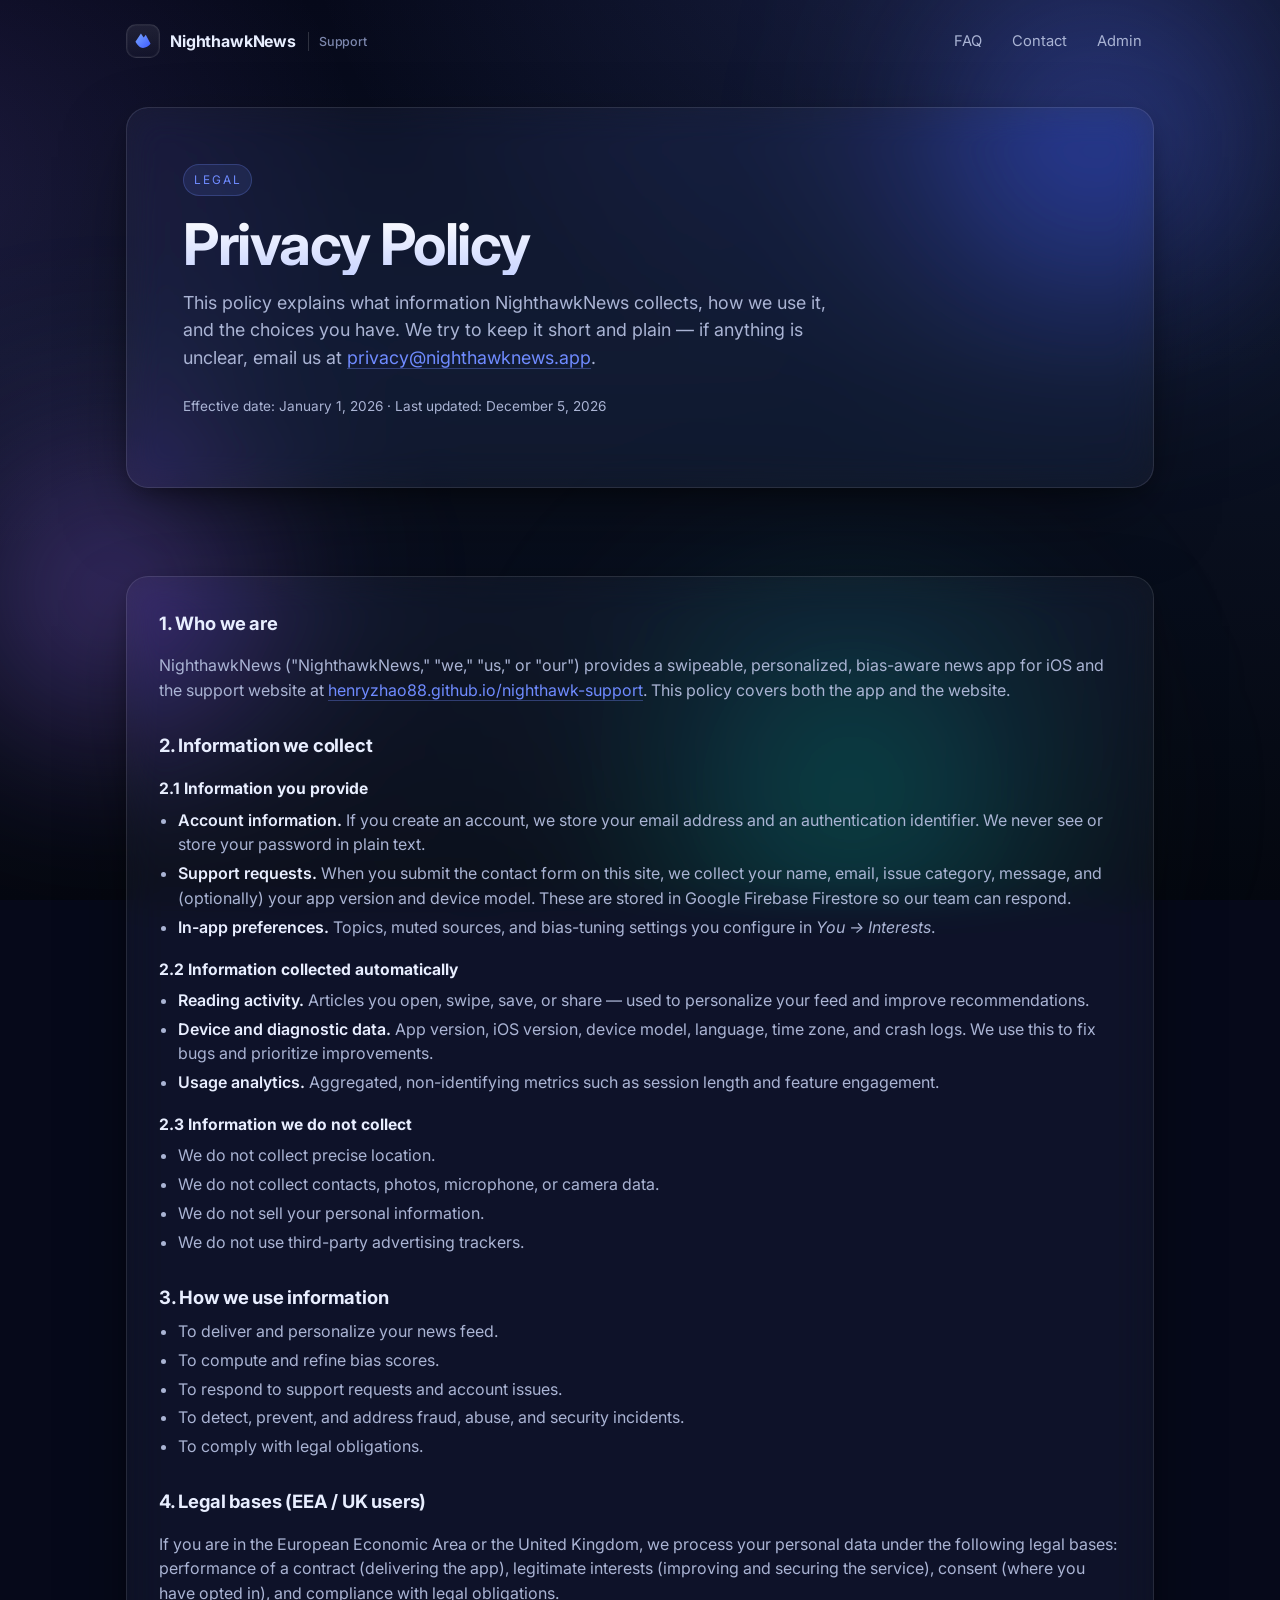
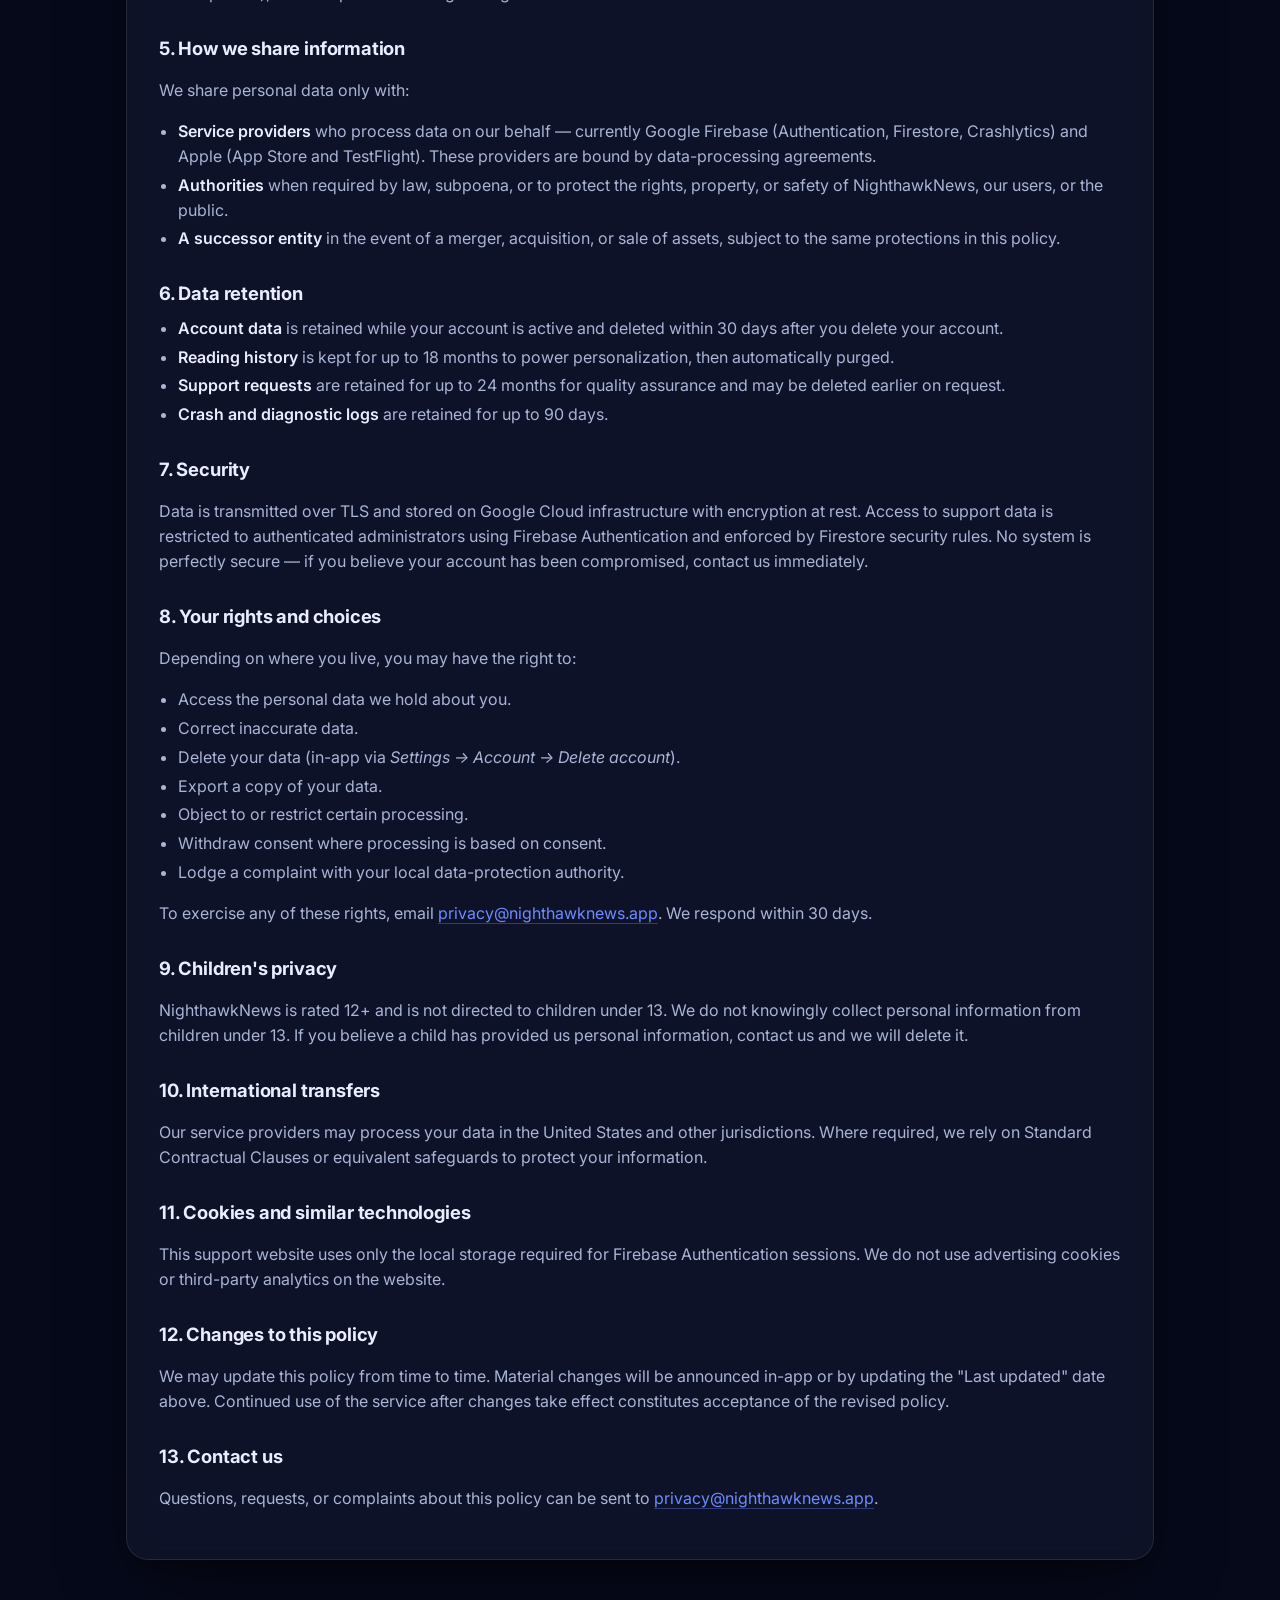
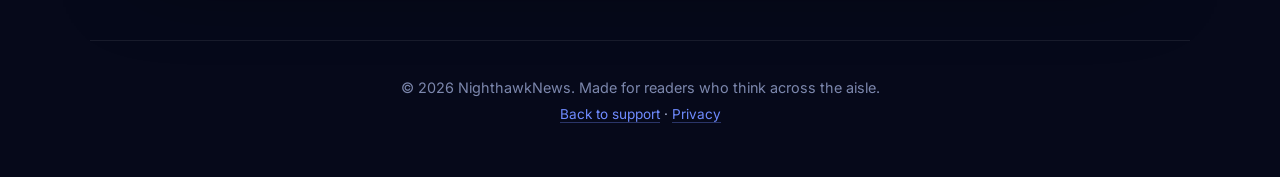
<file: privacy-policy/index.html>
<!doctype html>
<html lang="en">
  <head>
    <meta charset="utf-8" />
    <meta name="viewport" content="width=device-width, initial-scale=1, viewport-fit=cover" />
    <meta name="theme-color" content="#0b1224" />
    <title>Privacy Policy — NighthawkNews</title>
    <meta
      name="description"
      content="Privacy policy for the NighthawkNews iOS app and support website."
    />
    <link rel="preconnect" href="https://fonts.googleapis.com" />
    <link rel="preconnect" href="https://fonts.gstatic.com" crossorigin />
    <link
      href="https://fonts.googleapis.com/css2?family=Inter:wght@400;500;600;700;800&display=swap"
      rel="stylesheet"
    />
    <link rel="stylesheet" href="../styles.css" />
  </head>
  <body>
    <div class="bg-aurora" aria-hidden="true">
      <span class="aurora aurora-1"></span>
      <span class="aurora aurora-2"></span>
      <span class="aurora aurora-3"></span>
    </div>

    <header class="site-header">
      <a href="../" class="brand" aria-label="NighthawkNews home">
        <span class="brand-mark" aria-hidden="true">
          <svg viewBox="0 0 32 32" width="22" height="22">
            <defs>
              <linearGradient id="g" x1="0" x2="1" y1="0" y2="1">
                <stop offset="0" stop-color="#7aa7ff" />
                <stop offset="1" stop-color="#3d5afe" />
              </linearGradient>
            </defs>
            <path
              fill="url(#g)"
              d="M5 17l8-12 4 6 3-4 7 13c-3 4-7 6-11 6S8 22 5 17z"
            />
          </svg>
        </span>
        <span class="brand-name">NighthawkNews</span>
        <span class="brand-tag">Support</span>
      </a>
      <nav class="site-nav">
        <a href="../#faq">FAQ</a>
        <a href="../#contact">Contact</a>
        <a href="../#admin">Admin</a>
      </nav>
    </header>

    <main id="top">
      <section class="hero">
        <div class="hero-inner glass">
          <span class="eyebrow">Legal</span>
          <h1>Privacy Policy</h1>
          <p class="lede">
            This policy explains what information NighthawkNews collects, how we use it, and
            the choices you have. We try to keep it short and plain — if anything is unclear,
            email us at <a class="link" href="mailto:privacy@nighthawknews.app">privacy@nighthawknews.app</a>.
          </p>
          <p class="muted small">
            Effective date: <span id="effective-date">January 1, 2026</span> · Last updated:
            <span id="updated-date">—</span>
          </p>
        </div>
      </section>

      <section class="section">
        <article class="glass form-card legal">
          <h2>1. Who we are</h2>
          <p>
            NighthawkNews ("NighthawkNews," "we," "us," or "our") provides a swipeable,
            personalized, bias-aware news app for iOS and the support website at
            <a class="link" href="https://henryzhao88.github.io/nighthawk-support">
              henryzhao88.github.io/nighthawk-support</a
            >. This policy covers both the app and the website.
          </p>

          <h2>2. Information we collect</h2>

          <h3>2.1 Information you provide</h3>
          <ul>
            <li>
              <strong>Account information.</strong> If you create an account, we store your
              email address and an authentication identifier. We never see or store your
              password in plain text.
            </li>
            <li>
              <strong>Support requests.</strong> When you submit the contact form on this
              site, we collect your name, email, issue category, message, and (optionally)
              your app version and device model. These are stored in Google Firebase
              Firestore so our team can respond.
            </li>
            <li>
              <strong>In-app preferences.</strong> Topics, muted sources, and bias-tuning
              settings you configure in <em>You → Interests</em>.
            </li>
          </ul>

          <h3>2.2 Information collected automatically</h3>
          <ul>
            <li>
              <strong>Reading activity.</strong> Articles you open, swipe, save, or share —
              used to personalize your feed and improve recommendations.
            </li>
            <li>
              <strong>Device and diagnostic data.</strong> App version, iOS version, device
              model, language, time zone, and crash logs. We use this to fix bugs and
              prioritize improvements.
            </li>
            <li>
              <strong>Usage analytics.</strong> Aggregated, non-identifying metrics such as
              session length and feature engagement.
            </li>
          </ul>

          <h3>2.3 Information we do not collect</h3>
          <ul>
            <li>We do not collect precise location.</li>
            <li>We do not collect contacts, photos, microphone, or camera data.</li>
            <li>We do not sell your personal information.</li>
            <li>We do not use third-party advertising trackers.</li>
          </ul>

          <h2>3. How we use information</h2>
          <ul>
            <li>To deliver and personalize your news feed.</li>
            <li>To compute and refine bias scores.</li>
            <li>To respond to support requests and account issues.</li>
            <li>To detect, prevent, and address fraud, abuse, and security incidents.</li>
            <li>To comply with legal obligations.</li>
          </ul>

          <h2>4. Legal bases (EEA / UK users)</h2>
          <p>
            If you are in the European Economic Area or the United Kingdom, we process your
            personal data under the following legal bases: performance of a contract
            (delivering the app), legitimate interests (improving and securing the service),
            consent (where you have opted in), and compliance with legal obligations.
          </p>

          <h2>5. How we share information</h2>
          <p>We share personal data only with:</p>
          <ul>
            <li>
              <strong>Service providers</strong> who process data on our behalf — currently
              Google Firebase (Authentication, Firestore, Crashlytics) and Apple (App Store
              and TestFlight). These providers are bound by data-processing agreements.
            </li>
            <li>
              <strong>Authorities</strong> when required by law, subpoena, or to protect the
              rights, property, or safety of NighthawkNews, our users, or the public.
            </li>
            <li>
              <strong>A successor entity</strong> in the event of a merger, acquisition, or
              sale of assets, subject to the same protections in this policy.
            </li>
          </ul>

          <h2>6. Data retention</h2>
          <ul>
            <li>
              <strong>Account data</strong> is retained while your account is active and
              deleted within 30 days after you delete your account.
            </li>
            <li>
              <strong>Reading history</strong> is kept for up to 18 months to power
              personalization, then automatically purged.
            </li>
            <li>
              <strong>Support requests</strong> are retained for up to 24 months for quality
              assurance and may be deleted earlier on request.
            </li>
            <li>
              <strong>Crash and diagnostic logs</strong> are retained for up to 90 days.
            </li>
          </ul>

          <h2>7. Security</h2>
          <p>
            Data is transmitted over TLS and stored on Google Cloud infrastructure with
            encryption at rest. Access to support data is restricted to authenticated
            administrators using Firebase Authentication and enforced by Firestore security
            rules. No system is perfectly secure — if you believe your account has been
            compromised, contact us immediately.
          </p>

          <h2>8. Your rights and choices</h2>
          <p>Depending on where you live, you may have the right to:</p>
          <ul>
            <li>Access the personal data we hold about you.</li>
            <li>Correct inaccurate data.</li>
            <li>Delete your data (in-app via <em>Settings → Account → Delete account</em>).</li>
            <li>Export a copy of your data.</li>
            <li>Object to or restrict certain processing.</li>
            <li>Withdraw consent where processing is based on consent.</li>
            <li>Lodge a complaint with your local data-protection authority.</li>
          </ul>
          <p>
            To exercise any of these rights, email
            <a class="link" href="mailto:privacy@nighthawknews.app">privacy@nighthawknews.app</a>.
            We respond within 30 days.
          </p>

          <h2>9. Children's privacy</h2>
          <p>
            NighthawkNews is rated 12+ and is not directed to children under 13. We do not
            knowingly collect personal information from children under 13. If you believe a
            child has provided us personal information, contact us and we will delete it.
          </p>

          <h2>10. International transfers</h2>
          <p>
            Our service providers may process your data in the United States and other
            jurisdictions. Where required, we rely on Standard Contractual Clauses or
            equivalent safeguards to protect your information.
          </p>

          <h2>11. Cookies and similar technologies</h2>
          <p>
            This support website uses only the local storage required for Firebase
            Authentication sessions. We do not use advertising cookies or third-party
            analytics on the website.
          </p>

          <h2>12. Changes to this policy</h2>
          <p>
            We may update this policy from time to time. Material changes will be announced
            in-app or by updating the "Last updated" date above. Continued use of the service
            after changes take effect constitutes acceptance of the revised policy.
          </p>

          <h2>13. Contact us</h2>
          <p>
            Questions, requests, or complaints about this policy can be sent to
            <a class="link" href="mailto:privacy@nighthawknews.app">privacy@nighthawknews.app</a>.
          </p>
        </article>
      </section>
    </main>

    <footer class="site-footer">
      <p>© <span id="year"></span> NighthawkNews. Made for readers who think across the aisle.</p>
      <p class="small muted">
        <a class="link" href="../">Back to support</a> · <a class="link" href="./">Privacy</a>
      </p>
    </footer>

    <script>
      document.getElementById("year").textContent = new Date().getFullYear();
      document.getElementById("updated-date").textContent = new Date().toLocaleDateString(
        undefined,
        { year: "numeric", month: "long", day: "numeric" }
      );
    </script>
  </body>
</html>
</file>
<file: styles.css>
/* NighthawkNews Support — styles.css */

:root {
  --bg-0: #06091a;
  --bg-1: #0b1224;
  --bg-2: #0e1830;
  --ink: #e8eeff;
  --ink-dim: #aab4d4;
  --ink-mute: #7c87ad;
  --line: rgba(255, 255, 255, 0.08);
  --line-strong: rgba(255, 255, 255, 0.16);
  --accent: #6f8bff;
  --accent-2: #9b6bff;
  --accent-glow: rgba(111, 139, 255, 0.45);
  --danger: #ff6a7a;
  --success: #5be3a7;
  --warn: #ffc46b;
  --radius-lg: 22px;
  --radius-md: 14px;
  --radius-sm: 10px;
  --shadow-lg: 0 30px 80px -20px rgba(0, 0, 0, 0.55), 0 8px 24px -8px rgba(0, 0, 0, 0.45);
  --shadow-md: 0 12px 40px -12px rgba(0, 0, 0, 0.5);
  --glass-bg: rgba(255, 255, 255, 0.04);
  --glass-bg-strong: rgba(255, 255, 255, 0.07);
  --glass-border: rgba(255, 255, 255, 0.1);
  --maxw: 1100px;
}

* {
  box-sizing: border-box;
}

html,
body {
  margin: 0;
  padding: 0;
}

html {
  background: var(--bg-0);
  color-scheme: dark;
}

body {
  font-family: "Inter", system-ui, -apple-system, "Segoe UI", Roboto, Helvetica, Arial,
    sans-serif;
  color: var(--ink);
  background:
    radial-gradient(1200px 800px at 80% -10%, rgba(111, 139, 255, 0.18), transparent 60%),
    radial-gradient(900px 700px at -10% 20%, rgba(155, 107, 255, 0.14), transparent 55%),
    linear-gradient(180deg, var(--bg-0) 0%, var(--bg-1) 40%, #04070f 100%);
  background-attachment: fixed;
  min-height: 100dvh;
  overflow-x: hidden;
  -webkit-font-smoothing: antialiased;
  text-rendering: optimizeLegibility;
  line-height: 1.55;
}

/* --- Aurora background blobs --- */
.bg-aurora {
  position: fixed;
  inset: 0;
  z-index: 0;
  pointer-events: none;
  overflow: hidden;
}
.aurora {
  position: absolute;
  border-radius: 50%;
  filter: blur(90px);
  opacity: 0.55;
  mix-blend-mode: screen;
}
.aurora-1 {
  width: 520px;
  height: 520px;
  top: -120px;
  right: -80px;
  background: radial-gradient(circle, #4f6bff, transparent 60%);
}
.aurora-2 {
  width: 460px;
  height: 460px;
  top: 40%;
  left: -120px;
  background: radial-gradient(circle, #9b6bff, transparent 60%);
}
.aurora-3 {
  width: 600px;
  height: 600px;
  bottom: -200px;
  right: 10%;
  background: radial-gradient(circle, #2bd1c4, transparent 60%);
  opacity: 0.32;
}

/* --- Layout --- */
main,
.site-header,
.site-footer {
  position: relative;
  z-index: 1;
}

.site-header {
  max-width: var(--maxw);
  margin: 0 auto;
  padding: 22px clamp(18px, 4vw, 36px);
  display: flex;
  align-items: center;
  justify-content: space-between;
  gap: 20px;
}

.brand {
  display: inline-flex;
  align-items: center;
  gap: 10px;
  text-decoration: none;
  color: var(--ink);
  font-weight: 700;
  letter-spacing: -0.01em;
}
.brand-mark {
  display: inline-grid;
  place-items: center;
  width: 34px;
  height: 34px;
  border-radius: 10px;
  background: linear-gradient(180deg, rgba(255, 255, 255, 0.08), rgba(255, 255, 255, 0.02));
  border: 1px solid var(--glass-border);
  box-shadow: inset 0 0 0 1px rgba(255, 255, 255, 0.04);
}
.brand-name {
  font-size: 1rem;
}
.brand-tag {
  font-size: 0.78rem;
  font-weight: 500;
  color: var(--ink-mute);
  border-left: 1px solid var(--line-strong);
  padding-left: 10px;
  margin-left: 2px;
}

.site-nav {
  display: flex;
  gap: 6px;
}
.site-nav a {
  color: var(--ink-dim);
  text-decoration: none;
  padding: 8px 12px;
  border-radius: 999px;
  font-size: 0.92rem;
  transition: color 0.15s ease, background 0.15s ease;
}
.site-nav a:hover {
  color: var(--ink);
  background: rgba(255, 255, 255, 0.05);
}

/* --- Hero --- */
.hero {
  max-width: var(--maxw);
  margin: 24px auto 0;
  padding: 0 clamp(18px, 4vw, 36px);
}
.hero-inner {
  padding: clamp(28px, 5vw, 56px);
  border-radius: var(--radius-lg);
  position: relative;
  overflow: hidden;
}
.hero-inner::after {
  content: "";
  position: absolute;
  inset: -1px;
  border-radius: inherit;
  pointer-events: none;
  background: linear-gradient(120deg, rgba(111, 139, 255, 0.25), transparent 35%, transparent 65%, rgba(155, 107, 255, 0.2));
  -webkit-mask:
    linear-gradient(#000 0 0) content-box,
    linear-gradient(#000 0 0);
  -webkit-mask-composite: xor;
          mask-composite: exclude;
  padding: 1px;
}

.eyebrow {
  display: inline-block;
  font-size: 0.74rem;
  text-transform: uppercase;
  letter-spacing: 0.16em;
  color: var(--accent);
  background: rgba(111, 139, 255, 0.12);
  padding: 6px 10px;
  border-radius: 999px;
  border: 1px solid rgba(111, 139, 255, 0.25);
}

h1 {
  font-size: clamp(2.2rem, 5.2vw, 3.6rem);
  line-height: 1.05;
  letter-spacing: -0.025em;
  margin: 18px 0 14px;
  background: linear-gradient(180deg, #ffffff 0%, #c9d4ff 100%);
  -webkit-background-clip: text;
          background-clip: text;
  color: transparent;
}

.lede {
  color: var(--ink-dim);
  font-size: clamp(1rem, 1.5vw, 1.12rem);
  max-width: 60ch;
  margin: 0 0 24px;
}

.hero-cta {
  display: flex;
  gap: 10px;
  flex-wrap: wrap;
  margin-bottom: 22px;
}

.hero-meta {
  list-style: none;
  padding: 0;
  margin: 0;
  display: flex;
  flex-wrap: wrap;
  gap: 14px;
  color: var(--ink-mute);
  font-size: 0.9rem;
}
.hero-meta span {
  margin-right: 6px;
  color: var(--accent);
}

/* --- Sections --- */
.section {
  max-width: var(--maxw);
  margin: 0 auto;
  padding: clamp(48px, 8vw, 88px) clamp(18px, 4vw, 36px) 0;
}
.section-head {
  margin-bottom: 28px;
  max-width: 60ch;
}
.section-head h2 {
  font-size: clamp(1.6rem, 3.2vw, 2.2rem);
  letter-spacing: -0.02em;
  margin: 12px 0 8px;
}
.muted {
  color: var(--ink-dim);
}
.muted.small,
.small {
  font-size: 0.85rem;
}

/* --- Glass card --- */
.glass {
  background: var(--glass-bg);
  border: 1px solid var(--glass-border);
  border-radius: var(--radius-lg);
  backdrop-filter: blur(18px) saturate(140%);
  -webkit-backdrop-filter: blur(18px) saturate(140%);
  box-shadow: var(--shadow-lg);
}

/* --- FAQ --- */
.faq-grid {
  display: grid;
  grid-template-columns: repeat(auto-fit, minmax(280px, 1fr));
  gap: 14px;
}
.faq-card {
  padding: 6px 18px;
  transition: border-color 0.2s ease, transform 0.2s ease;
}
.faq-card[open] {
  border-color: var(--line-strong);
}
.faq-card summary {
  list-style: none;
  cursor: pointer;
  display: flex;
  align-items: center;
  justify-content: space-between;
  gap: 16px;
  padding: 14px 0;
  font-weight: 600;
}
.faq-card summary::-webkit-details-marker {
  display: none;
}
.faq-card .chev {
  color: var(--ink-mute);
  transition: transform 0.2s ease, color 0.2s ease;
  font-weight: 400;
  font-size: 1.4rem;
  line-height: 1;
}
.faq-card[open] .chev {
  transform: rotate(45deg);
  color: var(--accent);
}
.faq-card p {
  margin: 0 0 14px;
  color: var(--ink-dim);
}

/* --- Forms --- */
.form-card {
  padding: clamp(20px, 3vw, 32px);
}
.field {
  display: block;
  margin-bottom: 16px;
}
.field > span:first-child {
  display: block;
  font-size: 0.85rem;
  color: var(--ink-dim);
  margin-bottom: 6px;
  font-weight: 500;
}
.req {
  color: var(--accent);
}
.opt {
  color: var(--ink-mute);
  font-weight: 400;
  margin-left: 4px;
  font-size: 0.78rem;
}

input,
select,
textarea {
  width: 100%;
  background: rgba(255, 255, 255, 0.03);
  border: 1px solid var(--line-strong);
  color: var(--ink);
  padding: 12px 14px;
  border-radius: var(--radius-md);
  font: inherit;
  font-size: 0.95rem;
  transition: border-color 0.15s ease, background 0.15s ease, box-shadow 0.15s ease;
  outline: none;
}
textarea {
  resize: vertical;
  min-height: 120px;
}
input::placeholder,
textarea::placeholder {
  color: var(--ink-mute);
}
input:focus,
select:focus,
textarea:focus {
  border-color: var(--accent);
  background: rgba(111, 139, 255, 0.06);
  box-shadow: 0 0 0 4px rgba(111, 139, 255, 0.18);
}
select {
  appearance: none;
  background-image: url("data:image/svg+xml;utf8,<svg xmlns='http://www.w3.org/2000/svg' width='12' height='8' viewBox='0 0 12 8'><path fill='%237c87ad' d='M6 8 0 0h12z'/></svg>");
  background-repeat: no-repeat;
  background-position: right 14px center;
  padding-right: 38px;
}
select option {
  background: var(--bg-2);
  color: var(--ink);
}

.grid-2 {
  display: grid;
  grid-template-columns: 1fr 1fr;
  gap: 14px;
}
@media (max-width: 560px) {
  .grid-2 {
    grid-template-columns: 1fr;
  }
}

.form-actions {
  display: flex;
  align-items: center;
  gap: 16px;
  flex-wrap: wrap;
  margin-top: 6px;
}
.form-status {
  margin: 0;
  font-size: 0.9rem;
  color: var(--ink-dim);
}
.form-status.success {
  color: var(--success);
}
.form-status.error {
  color: var(--danger);
}
.form-status.info {
  color: var(--ink-dim);
}

/* --- Buttons --- */
.btn {
  --btn-bg: rgba(255, 255, 255, 0.06);
  --btn-fg: var(--ink);
  --btn-bd: var(--line-strong);
  display: inline-flex;
  align-items: center;
  justify-content: center;
  gap: 8px;
  padding: 12px 18px;
  border-radius: 999px;
  font-weight: 600;
  font-size: 0.95rem;
  letter-spacing: -0.005em;
  background: var(--btn-bg);
  color: var(--btn-fg);
  border: 1px solid var(--btn-bd);
  text-decoration: none;
  cursor: pointer;
  transition: transform 0.05s ease, background 0.15s ease, border-color 0.15s ease,
    box-shadow 0.2s ease;
}
.btn:hover {
  background: rgba(255, 255, 255, 0.1);
}
.btn:active {
  transform: translateY(1px);
}
.btn:disabled {
  opacity: 0.6;
  cursor: not-allowed;
}
.btn-primary {
  --btn-bg: linear-gradient(180deg, #6f8bff 0%, #4d63e6 100%);
  --btn-fg: #fff;
  --btn-bd: rgba(255, 255, 255, 0.18);
  box-shadow: 0 10px 30px -10px var(--accent-glow), inset 0 1px 0 rgba(255, 255, 255, 0.25);
}
.btn-primary:hover {
  background: linear-gradient(180deg, #7d97ff 0%, #5970f0 100%);
}
.btn-ghost {
  --btn-bg: transparent;
}

/* --- Admin --- */
.admin-dashboard {
  display: grid;
  gap: 16px;
}
.admin-bar {
  display: flex;
  align-items: center;
  justify-content: space-between;
  gap: 12px;
  padding: 14px 18px;
  border-radius: var(--radius-md);
  flex-wrap: wrap;
}
.admin-email {
  margin: 2px 0 0;
  font-weight: 600;
}
.admin-bar-actions {
  display: flex;
  gap: 8px;
}

.requests-list {
  display: grid;
  gap: 12px;
}
.request {
  padding: 18px;
  border-radius: var(--radius-md);
  border: 1px solid var(--glass-border);
  background: var(--glass-bg-strong);
  backdrop-filter: blur(14px);
  display: grid;
  gap: 10px;
}
.request-head {
  display: flex;
  flex-wrap: wrap;
  gap: 10px 16px;
  align-items: baseline;
  justify-content: space-between;
}
.request-name {
  font-weight: 700;
  font-size: 1.02rem;
}
.request-email {
  color: var(--ink-dim);
  font-size: 0.9rem;
  margin-left: 6px;
}
.request-date {
  color: var(--ink-mute);
  font-size: 0.82rem;
}
.request-tags {
  display: flex;
  flex-wrap: wrap;
  gap: 6px;
}
.tag {
  display: inline-block;
  font-size: 0.74rem;
  padding: 4px 10px;
  border-radius: 999px;
  border: 1px solid var(--line-strong);
  background: rgba(255, 255, 255, 0.04);
  color: var(--ink-dim);
  letter-spacing: 0.02em;
}
.tag.status-open {
  color: var(--warn);
  border-color: rgba(255, 196, 107, 0.4);
  background: rgba(255, 196, 107, 0.08);
}
.tag.status-in_progress {
  color: var(--accent);
  border-color: rgba(111, 139, 255, 0.4);
  background: rgba(111, 139, 255, 0.08);
}
.tag.status-resolved {
  color: var(--success);
  border-color: rgba(91, 227, 167, 0.4);
  background: rgba(91, 227, 167, 0.08);
}
.request-message {
  color: var(--ink);
  white-space: pre-wrap;
  word-break: break-word;
  margin: 4px 0;
  padding: 12px 14px;
  background: rgba(0, 0, 0, 0.2);
  border-radius: var(--radius-sm);
  border: 1px solid var(--line);
  font-size: 0.95rem;
}
.request-actions {
  display: flex;
  align-items: center;
  flex-wrap: wrap;
  gap: 10px;
}
.request-actions select {
  width: auto;
  padding: 8px 32px 8px 12px;
  font-size: 0.85rem;
}
.btn-danger {
  --btn-bg: rgba(255, 106, 122, 0.1);
  --btn-fg: var(--danger);
  --btn-bd: rgba(255, 106, 122, 0.35);
}
.btn-danger:hover {
  background: rgba(255, 106, 122, 0.18);
}

.empty {
  text-align: center;
  padding: 40px;
}
.hidden {
  display: none !important;
}

/* --- Footer --- */
.site-footer {
  max-width: var(--maxw);
  margin: 80px auto 0;
  padding: 32px clamp(18px, 4vw, 36px) 48px;
  text-align: center;
  color: var(--ink-mute);
  border-top: 1px solid var(--line);
  font-size: 0.9rem;
}
.site-footer p {
  margin: 4px 0;
}

@media (max-width: 640px) {
  .site-nav a {
    padding: 8px 10px;
    font-size: 0.88rem;
  }
  .brand-tag {
    display: none;
  }
}

/* --- Links & legal --- */
.link {
  color: var(--accent);
  text-decoration: none;
  border-bottom: 1px solid rgba(111, 139, 255, 0.35);
  transition: color 0.15s ease, border-color 0.15s ease;
}
.link:hover {
  color: #a8bcff;
  border-bottom-color: var(--accent);
}

.legal h2 {
  font-size: 1.15rem;
  letter-spacing: -0.01em;
  margin: 28px 0 8px;
  color: var(--ink);
}
.legal h2:first-child {
  margin-top: 0;
}
.legal h3 {
  font-size: 0.98rem;
  margin: 18px 0 6px;
  color: var(--ink);
}
.legal p,
.legal li {
  color: var(--ink-dim);
}
.legal ul {
  padding-left: 1.2em;
  margin: 6px 0 12px;
}
.legal li {
  margin: 4px 0;
}
.legal strong {
  color: var(--ink);
  font-weight: 600;
}
.disclaimer {
  margin-top: 28px;
  padding-top: 18px;
  border-top: 1px solid var(--line);
  font-style: italic;
}

@media (prefers-reduced-motion: reduce) {
  * {
    transition: none !important;
  }
}
</file>
